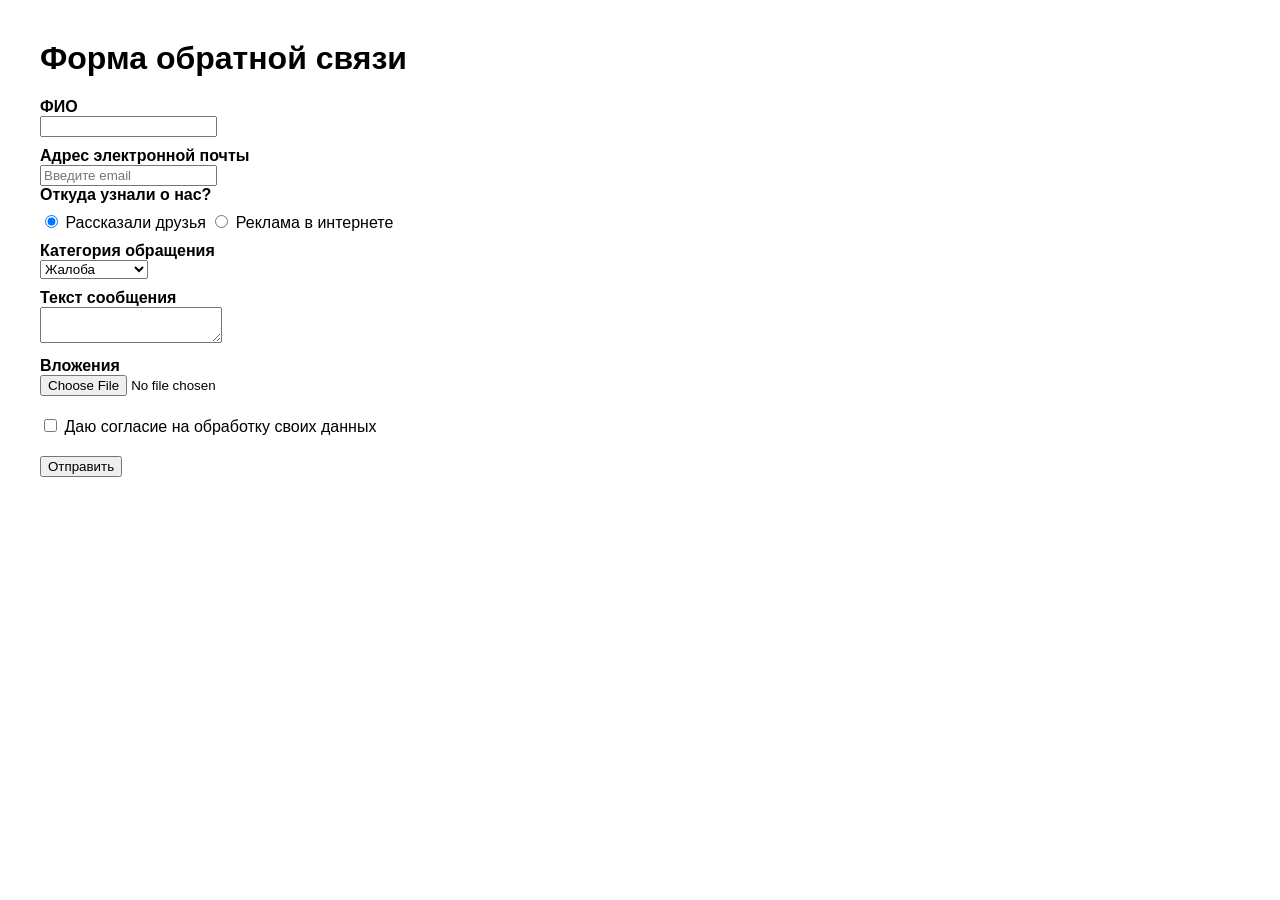
<file: lab2/index.html>
<!doctype html>
<html lang="ru">
  <head>
    <meta charset="UTF-8" />
    <title>Форма обратной связи</title>
    <link rel="stylesheet" href="style.css" />
  </head>
  <body>
    <form
      action="https://httpbin.org/post"
      method="post"
      enctype="multipart/form-data"
    >
      <h1>Форма обратной связи</h1>
      <div class="fullname">
        <label class="label" for="fullname">ФИО</label>
        <input type="text" id="fullname" name="fullname" />
      </div>
      <div class="email">
        <label class="label" for="email">Адрес электронной почты</label>
        <input
          type="email"
          id="email"
          name="email"
          placeholder="Введите email"
        />
      </div>
      <div>
        <h4>Откуда узнали о нас?</h4>
        <input type="radio" id="friends" name="about" value="friend" checked />
        <label for="friends">Рассказали друзья</label>
        <input type="radio" id="spam" name="about" value="spam" />
        <label for="spam">Реклама в интернете</label>
      </div>
      <div class="complaint">
        <label class="label" for="complaint">Категория обращения</label>
        <select name="complaint" id="complaint">
          <option value="complaint">Жалоба</option>
          <option value="suggestion">Предложение</option>
        </select>
      </div>
      <div class="textAreaForm">
        <label class="label" for="textAreaForm">Текст сообщения</label>
        <textarea name="textAreaForm" id="textAreaForm"></textarea>
      </div>
      <div class="fileInput">
        <label class="label" for="fileInput">Вложения</label>
        <input type="file" id="fileInput" name="fileInput" />
      </div>
      <div class="agreement">
        <input type="checkbox" name="agreement" id="agreement" />
        <label for="agreement">Даю согласие на обработку своих данных</label>
      </div>
      <div class="send">
        <input type="submit" value="Отправить" />
      </div>
    </form>
  </body>
</html>
</file>
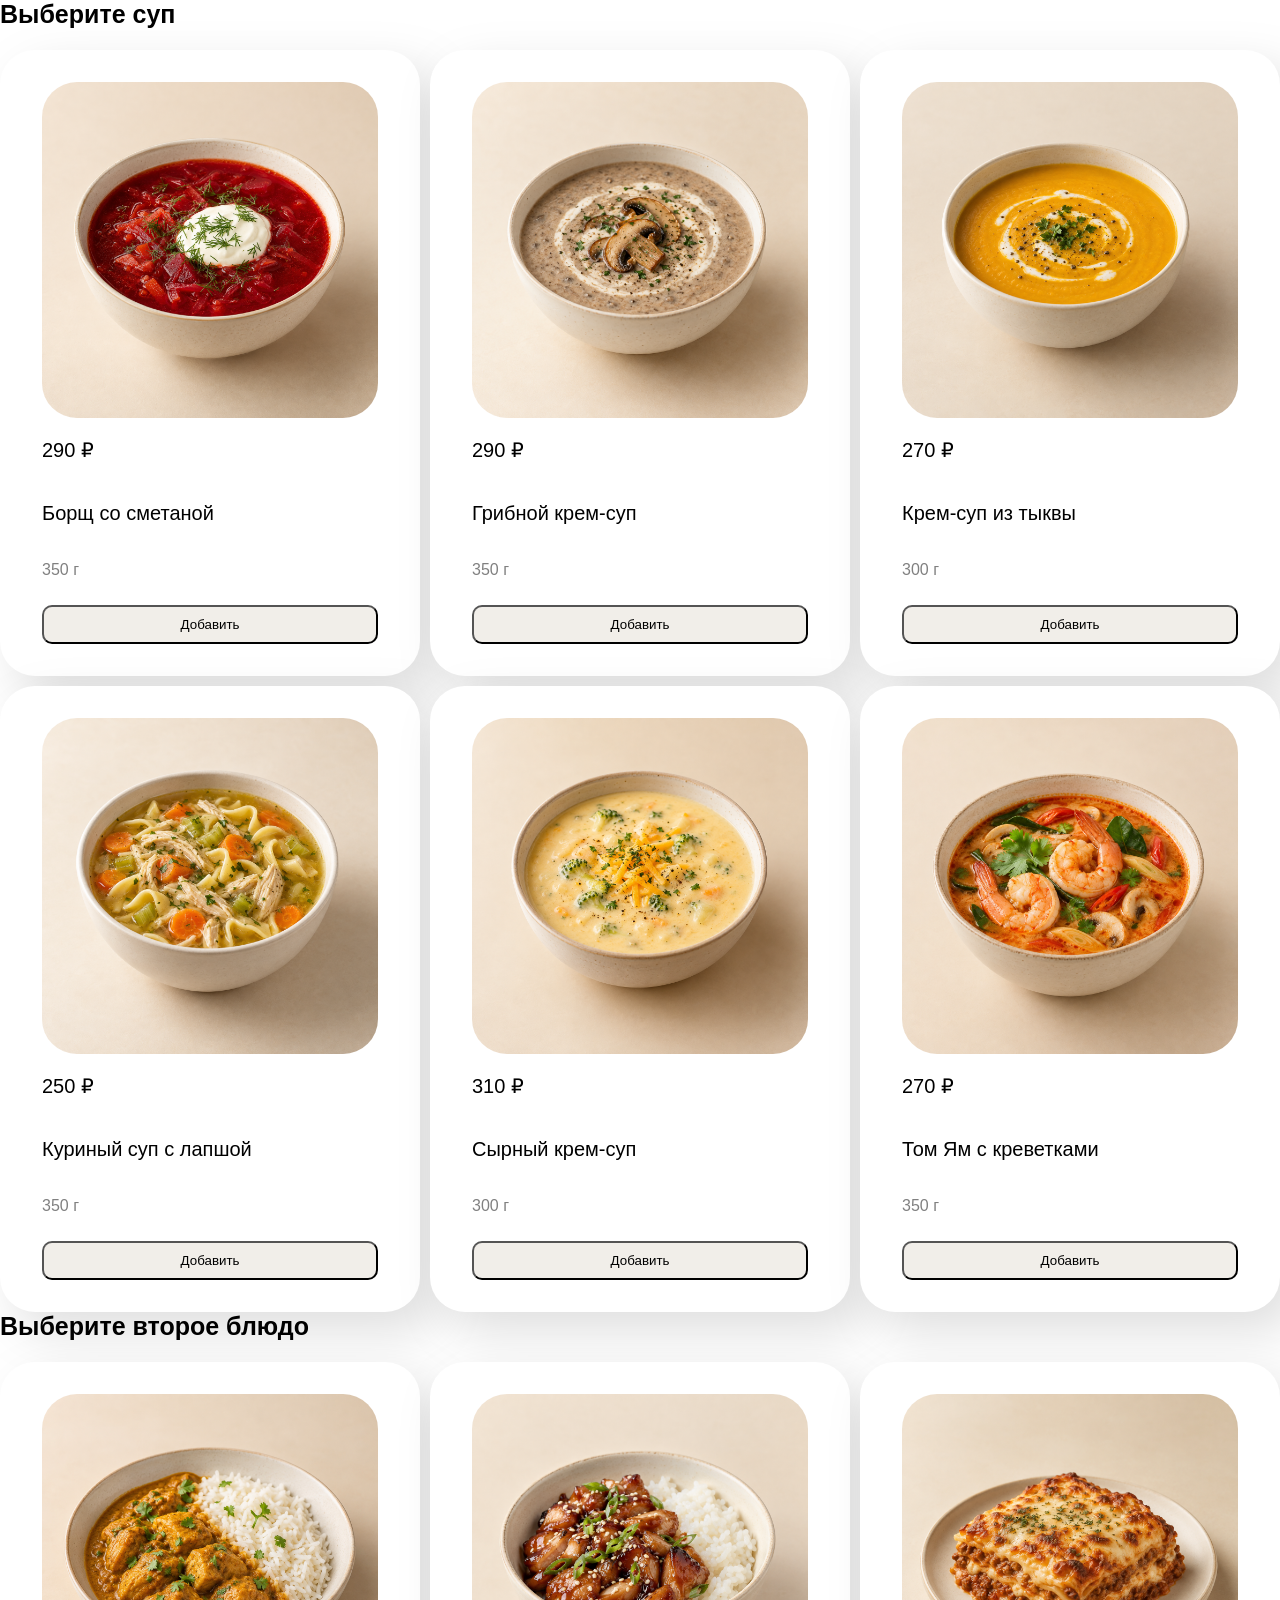
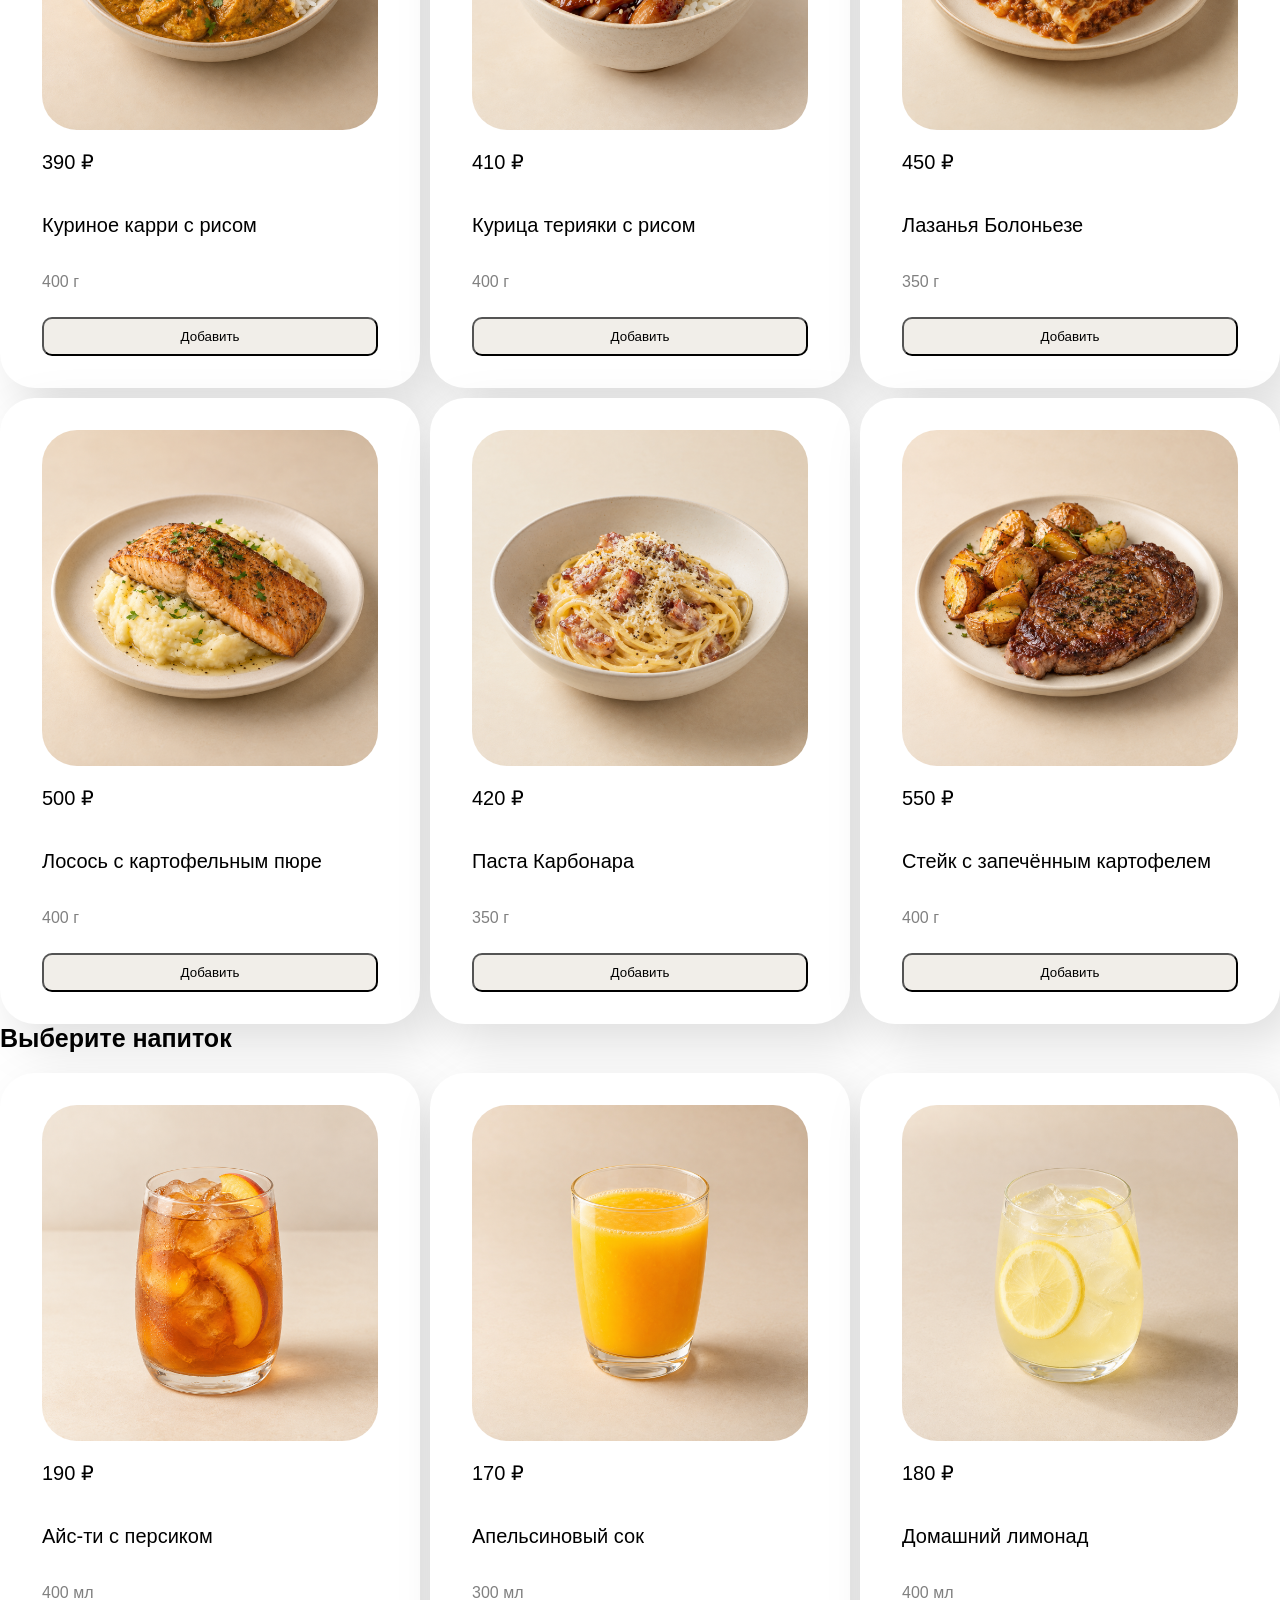
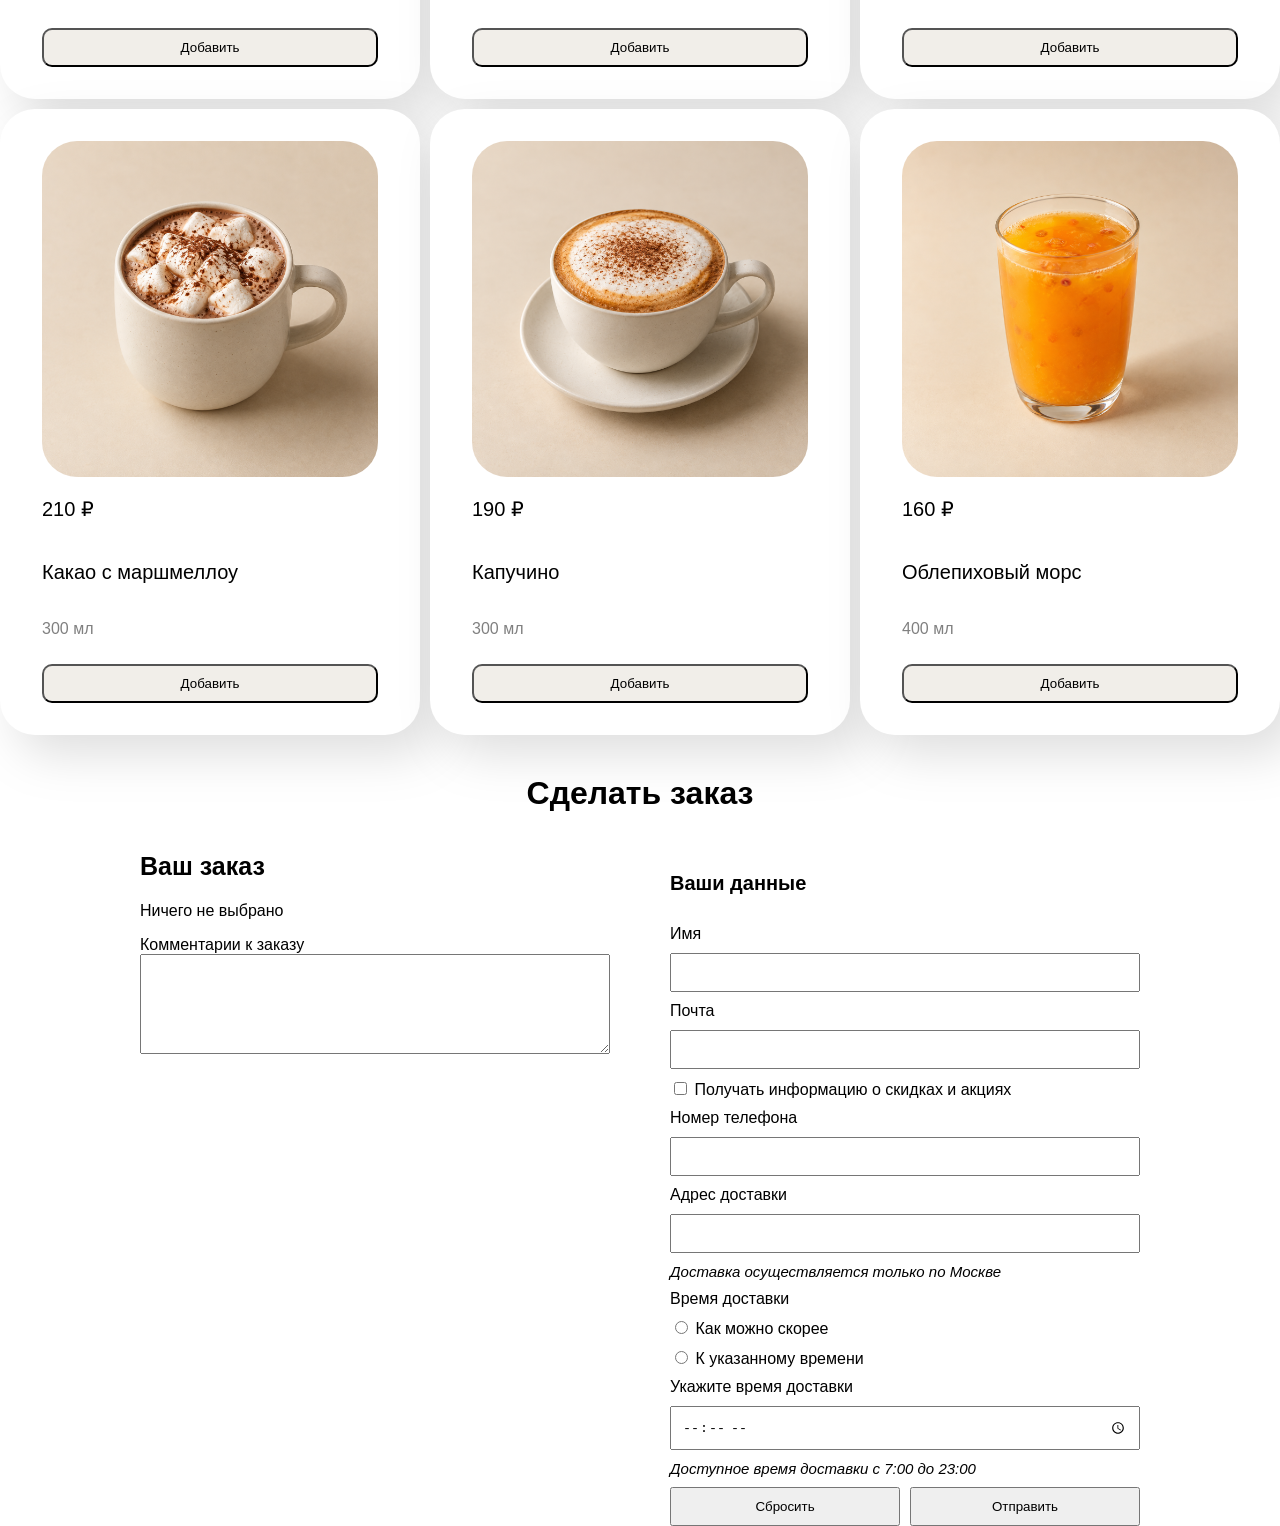
<file: lab4/index.html>
<!doctype html>
<html lang="ru">
  <head>
    <meta charset="UTF-8" />
    <meta name="viewport" content="width=device-width, initial-scale=1.0" />
    <title>Документ</title>
    <link rel="stylesheet" href="style.css?v=5" />
  </head>
  <body>
    <h2>Выберите суп</h2>
    <div class="soup_container dishes"></div>
    <h2>Выберите второе блюдо</h2>
    <div class="main_container dishes"></div>
    <h2>Выберите напиток</h2>
    <div class="drink_container dishes"></div>
    <h2 class="form-title">Сделать заказ</h2>
    <form action="https://httpbin.org/post" method="POST">
      <input type="hidden" name="soup" id="selected-soup" />
      <input type="hidden" name="main_food" id="selected-main" />
      <input type="hidden" name="drink" id="selected-drink" />
      <section class="order">
        <h2>Ваш заказ</h2>
        <p class="order-empty">Ничего не выбрано</p>
        <h3 class="soup-heading" hidden>Суп</h3>
        <p class="order-soup" hidden></p>
        <h3 class="main-heading" hidden>Второе блюдо</h3>
        <p class="order-main" hidden></p>
        <h3 class="drink-heading" hidden>Напиток</h3>
        <p class="order-drink" hidden></p>
        <h3 class="total-heading" hidden>Стоимость заказа</h3>
        <p class="order-total" hidden></p>
        <label for="comment">Комментарии к заказу</label>
        <textarea name="comment" id="comment"></textarea>
      </section>
      <div class="customer-form">
        <h3>Ваши данные</h3>

        <label class="label" for="name">Имя</label>
        <input type="text" name="name" id="name" required />
        <label class="label" for="email">Почта</label>
        <input type="email" name="email" id="email" required />
        <div>
          <input type="checkbox" name="send_info" id="send_info" />
          <label class="label" for="send_info"
            >Получать информацию о скидках и акциях</label
          >
        </div>
        <label class="label" for="phone">Номер телефона</label>
        <input type="tel" name="phone" id="phone" required />
        <label class="label" for="address">Адрес доставки</label>
        <input type="text" name="address" id="address" required />
        <p class="info">Доставка осуществляется только по Москве</p>
        <p class="label">Время доставки</p>
        <div>
          <input type="radio" name="time_delivery" id="asap" value="asap" />
          <label for="asap">Как можно скорее</label>
        </div>
        <div>
          <input
            type="radio"
            name="time_delivery"
            id="specified_time"
            value="specified_time"
          />
          <label for="specified_time">К указанному времени</label>
        </div>
        <label class="label" for="specific_time_delivery"
          >Укажите время доставки</label
        >
        <input
          type="time"
          name="specific_time_delivery"
          id="specific_time_delivery"
          min="07:00"
          max="23:00"
        />
        <p class="info">Доступное время доставки с 7:00 до 23:00</p>
        <div class="send-form">
          <button type="reset">Сбросить</button>
          <button type="submit">Отправить</button>
        </div>
      </div>
    </form>
    <template id="foodbl">
      <div class="dish">
        <img src="" alt="" />
        <p class="price"></p>
        <p class="name"></p>
        <p class="weight"></p>
        <button type="button">Добавить</button>
      </div>
    </template>
    <script src="dishes.js"></script>
    <script src="script.js"></script>
  </body>
</html>
</file>
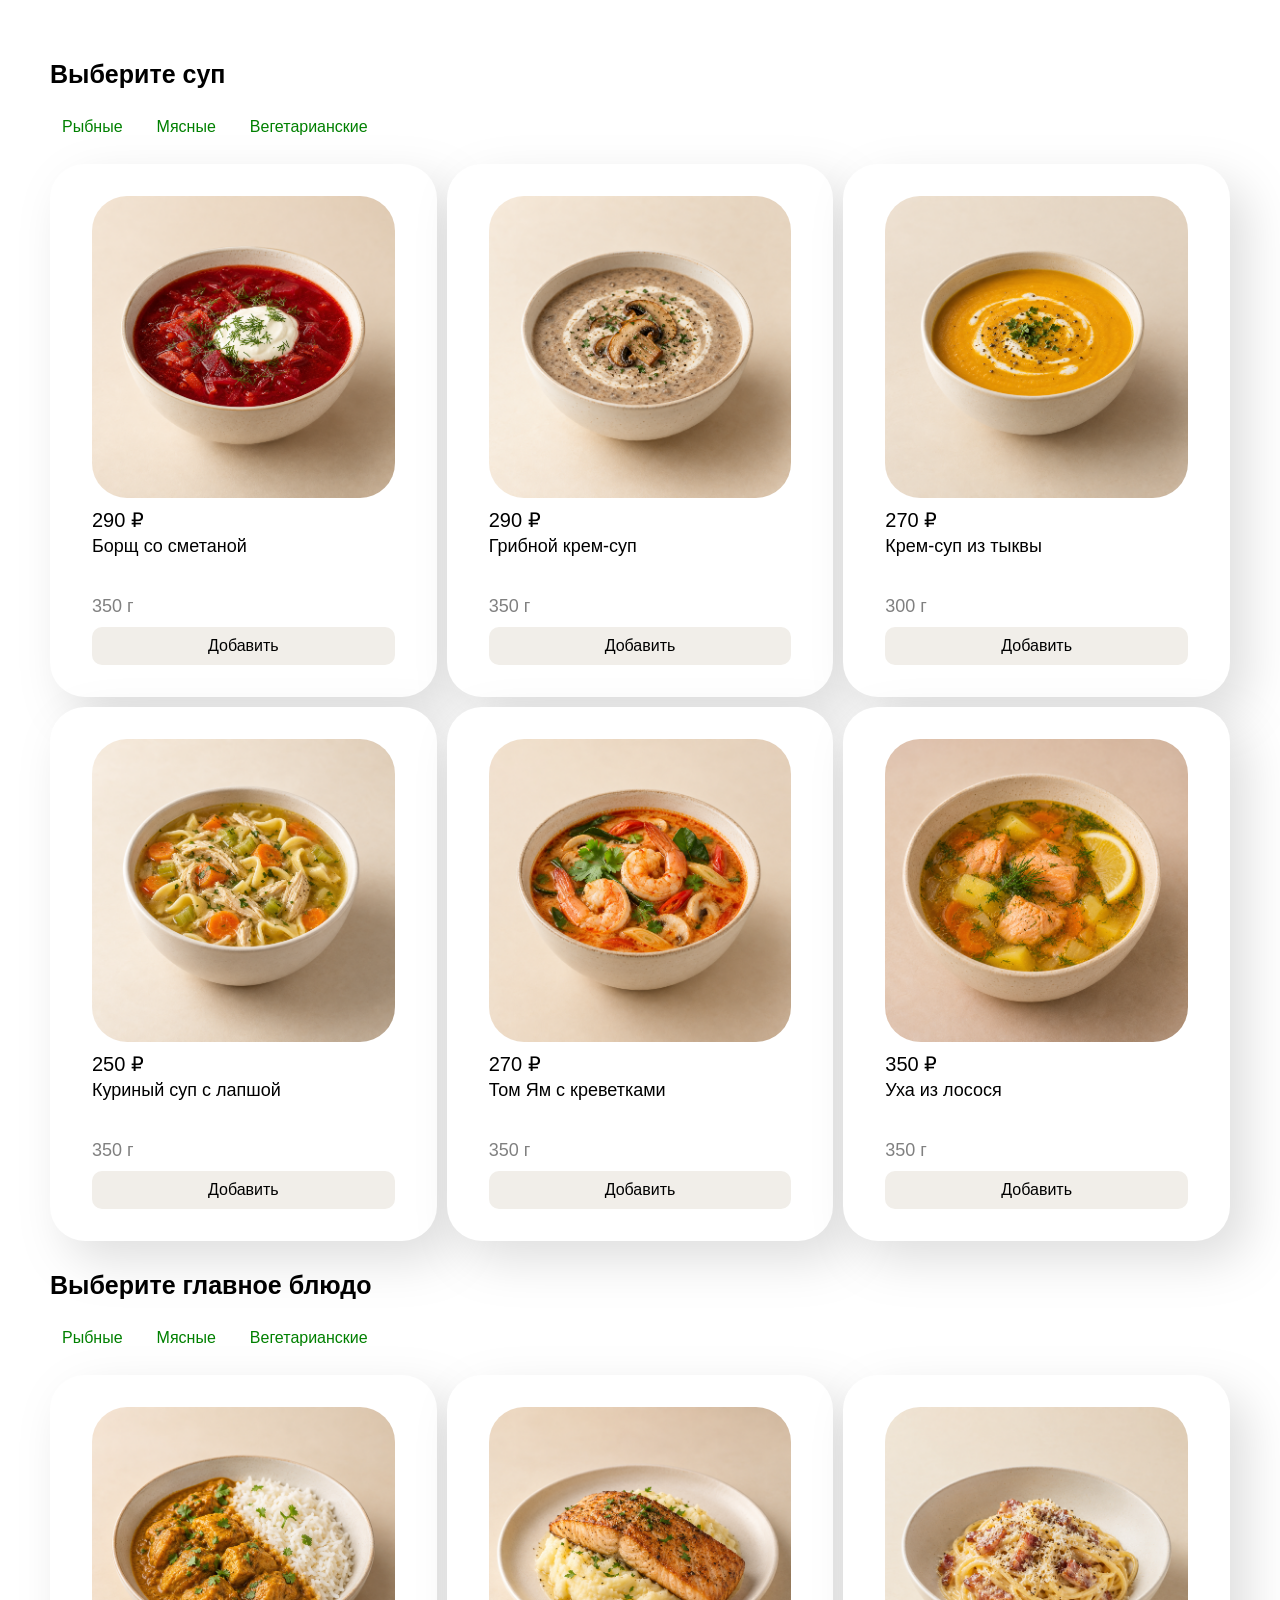
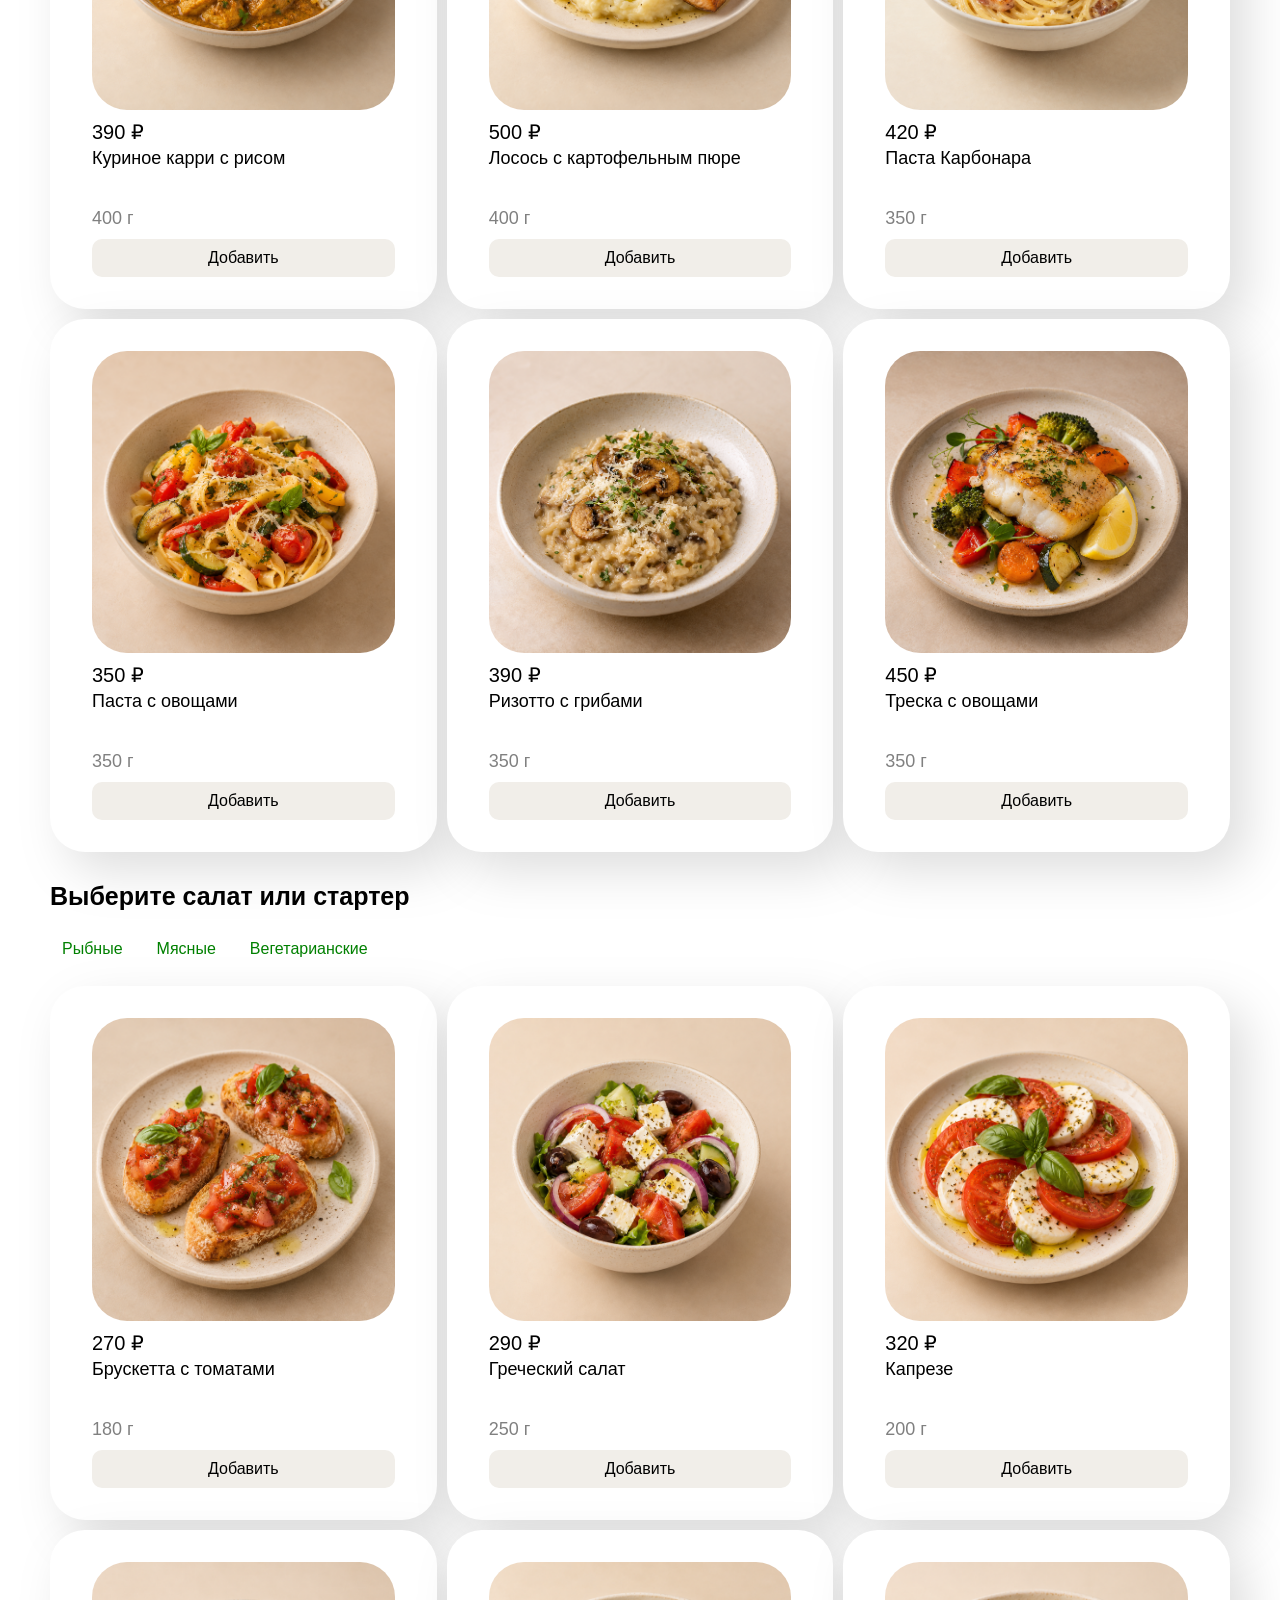
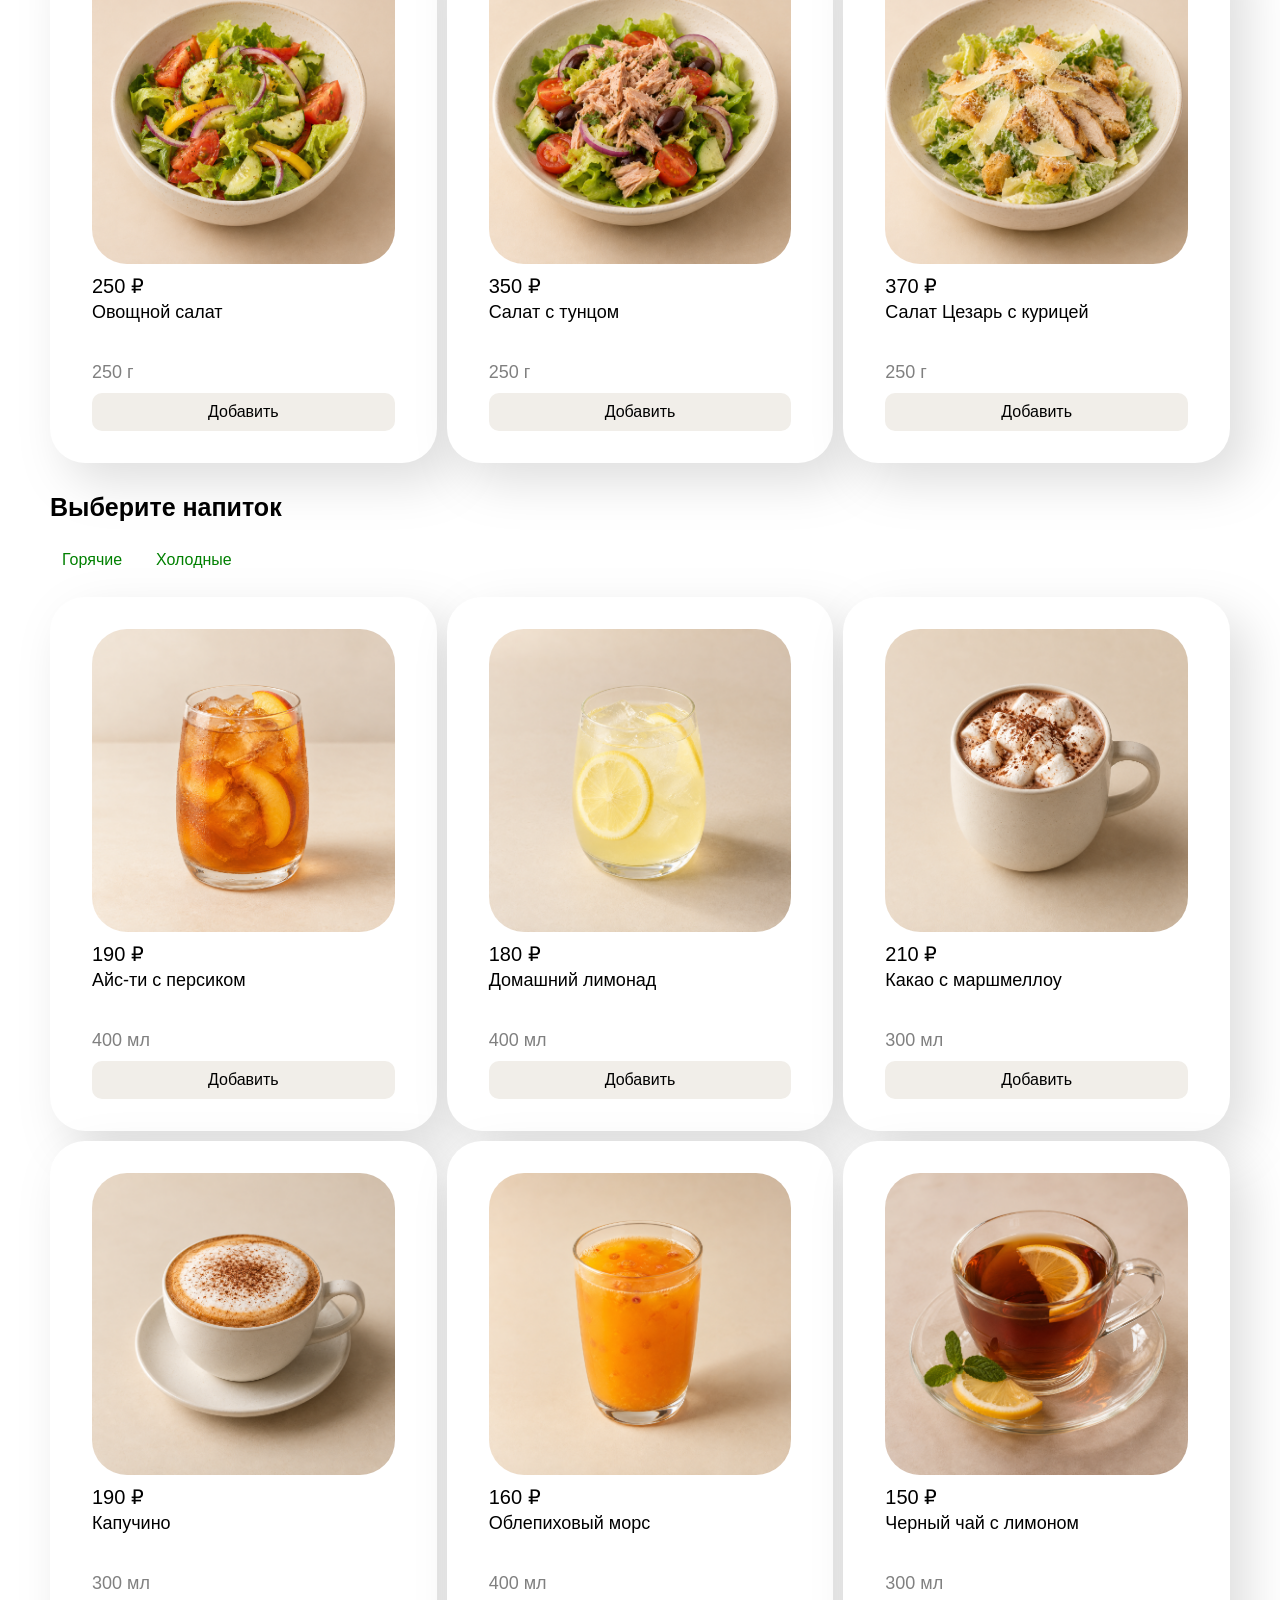
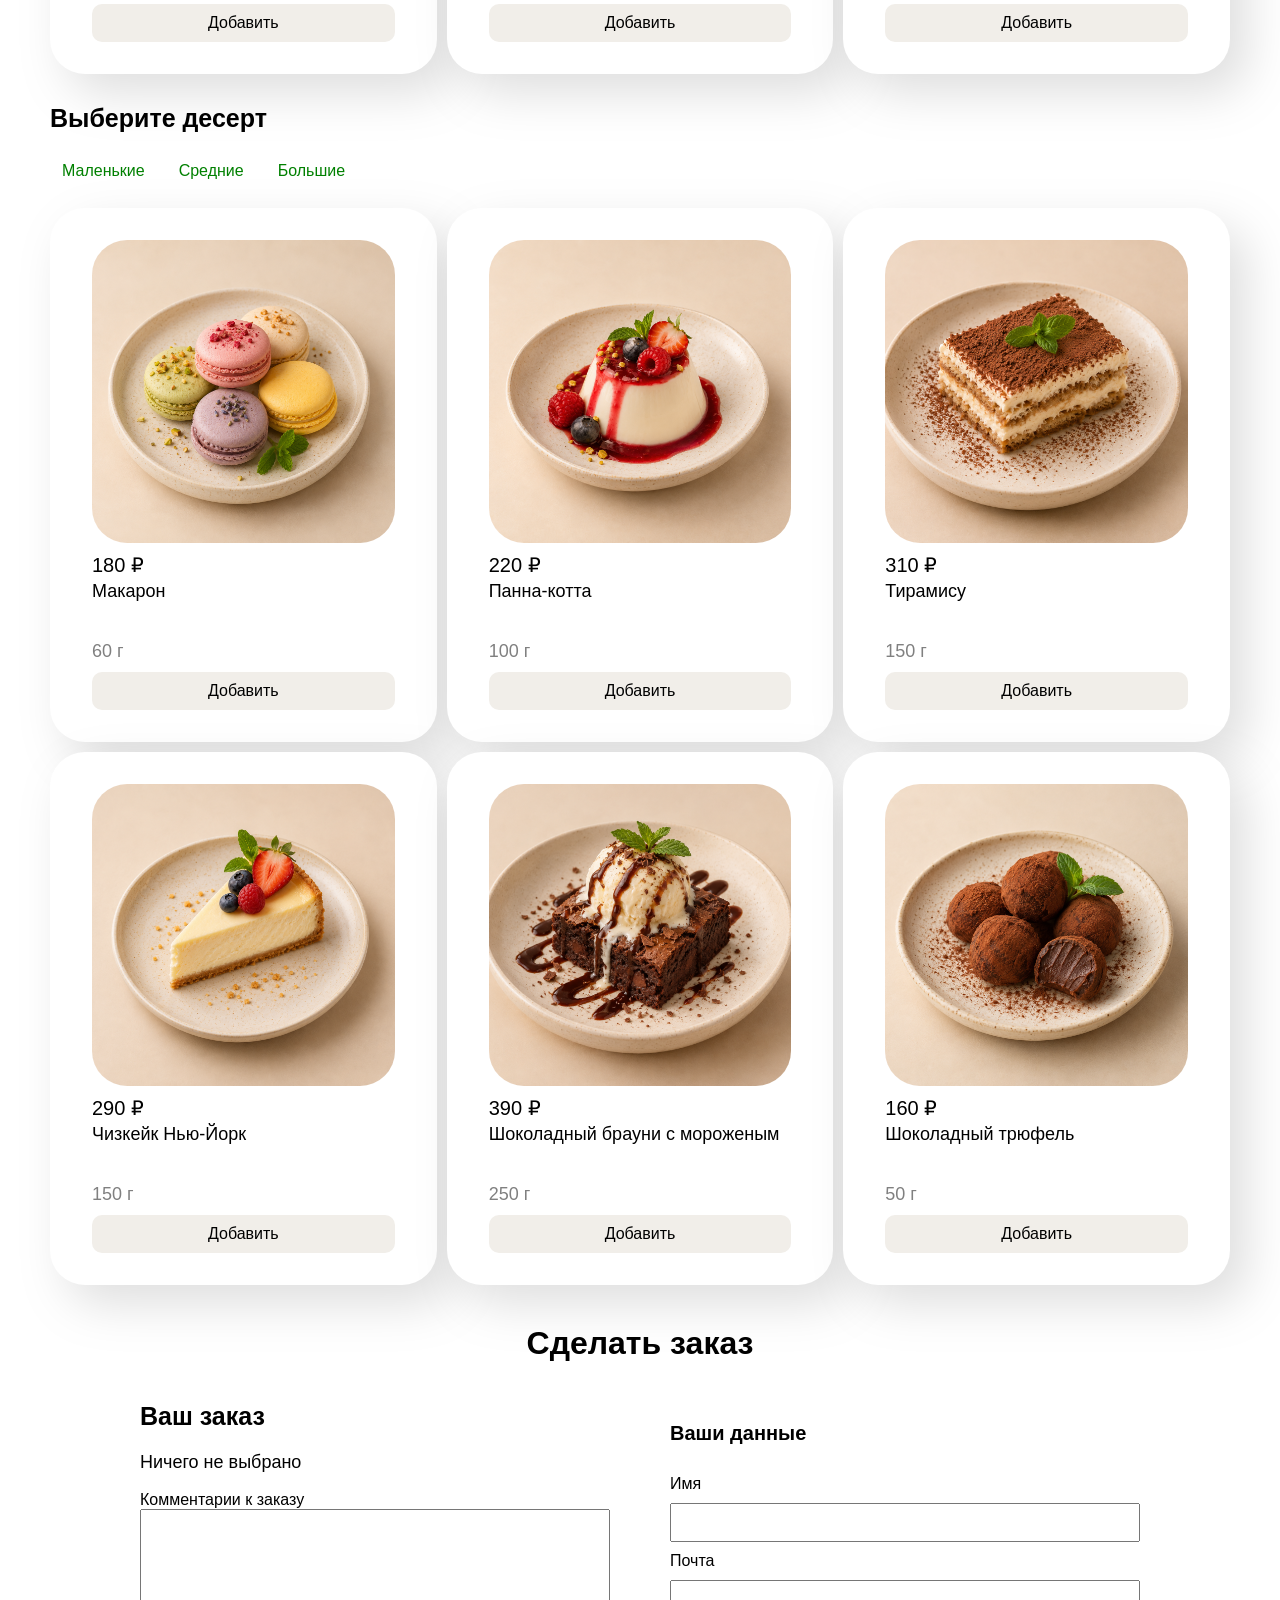
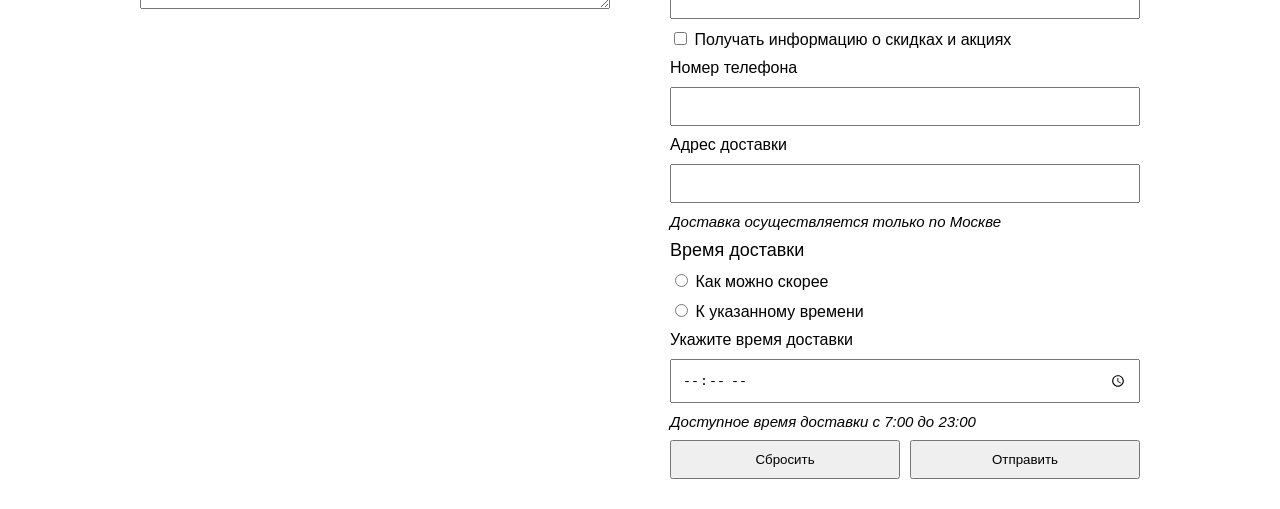
<file: lab5/index.html>
<!doctype html>
<html lang="ru">
  <head>
    <meta charset="UTF-8" />
    <meta name="viewport" content="width=device-width, initial-scale=1.0" />
    <title>Документ</title>
    <link rel="stylesheet" href="style.css?v=5" />
  </head>
  <body>
    <main>
      <h2>Выберите суп</h2>
      <div class="filters">
        <button type="button" data-kind="fish">Рыбные</button>
        <button type="button" data-kind="meat">Мясные</button>
        <button type="button" data-kind="veg">Вегетарианские</button>
      </div>
      <div class="soup_container dishes"></div>
      <h2>Выберите главное блюдо</h2>
      <div class="filters">
        <button type="button" data-kind="fish">Рыбные</button>
        <button type="button" data-kind="meat">Мясные</button>
        <button type="button" data-kind="veg">Вегетарианские</button>
      </div>
      <div class="main_container dishes"></div>
      <h2>Выберите салат или стартер</h2>
      <div class="filters">
        <button type="button" data-kind="fish">Рыбные</button>
        <button type="button" data-kind="meat">Мясные</button>
        <button type="button" data-kind="veg">Вегетарианские</button>
      </div>
      <div class="starter_container dishes"></div>
      <h2>Выберите напиток</h2>
      <div class="filters">
        <button type="button" data-kind="hot">Горячие</button>
        <button type="button" data-kind="cold">Холодные</button>
      </div>
      <div class="drink_container dishes"></div>
      <h2>Выберите десерт</h2>
      <div class="filters">
        <button type="button" data-kind="small">Маленькие</button>
        <button type="button" data-kind="medium">Средние</button>
        <button type="button" data-kind="large">Большие</button>
      </div>
      <div class="dessert_container dishes"></div>
      <h2 class="form-title">Сделать заказ</h2>
      <form action="https://httpbin.org/post" method="POST">
        <input type="hidden" name="soup" id="selected-soup" />
        <input type="hidden" name="main_food" id="selected-main" />
        <input type="hidden" name="drink" id="selected-drink" />
        <input type="hidden" name="starter" id="selected-starter" />
        <input type="hidden" name="dessert" id="selected-dessert" />
        <section class="order">
          <h2>Ваш заказ</h2>
          <p class="order-empty">Ничего не выбрано</p>
          <h3 class="soup-heading" hidden>Суп</h3>
          <p class="order-soup" hidden></p>
          <h3 class="main-heading" hidden>Главное блюдо</h3>
          <p class="order-main" hidden></p>
          <h3 class="drink-heading" hidden>Напиток</h3>
          <p class="order-drink" hidden></p>
          <h3 class="starter-heading" hidden>Салат или стартер</h3>
          <p class="order-starter" hidden></p>
          <h3 class="dessert-heading" hidden>Десерт</h3>
          <p class="order-dessert" hidden></p>
          <h3 class="total-heading" hidden>Стоимость заказа</h3>
          <p class="order-total" hidden></p>
          <label for="comment">Комментарии к заказу</label>
          <textarea name="comment" id="comment"></textarea>
        </section>
        <div class="customer-form">
          <h3>Ваши данные</h3>

          <label class="label" for="name">Имя</label>
          <input type="text" name="name" id="name" required />
          <label class="label" for="email">Почта</label>
          <input type="email" name="email" id="email" required />
          <div>
            <input type="checkbox" name="send_info" id="send_info" />
            <label class="label" for="send_info"
              >Получать информацию о скидках и акциях</label
            >
          </div>
          <label class="label" for="phone">Номер телефона</label>
          <input type="tel" name="phone" id="phone" required />
          <label class="label" for="address">Адрес доставки</label>
          <input type="text" name="address" id="address" required />
          <p class="info">Доставка осуществляется только по Москве</p>
          <p class="label">Время доставки</p>
          <div>
            <input type="radio" name="time_delivery" id="asap" value="asap" />
            <label for="asap">Как можно скорее</label>
          </div>
          <div>
            <input
              type="radio"
              name="time_delivery"
              id="specified_time"
              value="specified_time"
            />
            <label for="specified_time">К указанному времени</label>
          </div>
          <label class="label" for="specific_time_delivery"
            >Укажите время доставки</label
          >
          <input
            type="time"
            name="specific_time_delivery"
            id="specific_time_delivery"
            min="07:00"
            max="23:00"
          />
          <p class="info">Доступное время доставки с 7:00 до 23:00</p>
          <div class="send-form">
            <button type="reset">Сбросить</button>
            <button type="submit">Отправить</button>
          </div>
        </div>
      </form>
    </main>
    <template id="foodbl">
      <div class="dish">
        <img src="" alt="" />
        <p class="price"></p>
        <p class="name"></p>
        <p class="weight"></p>
        <button type="button">Добавить</button>
      </div>
    </template>
    <script src="dishes.js"></script>
    <script src="script.js"></script>
  </body>
</html>
</file>
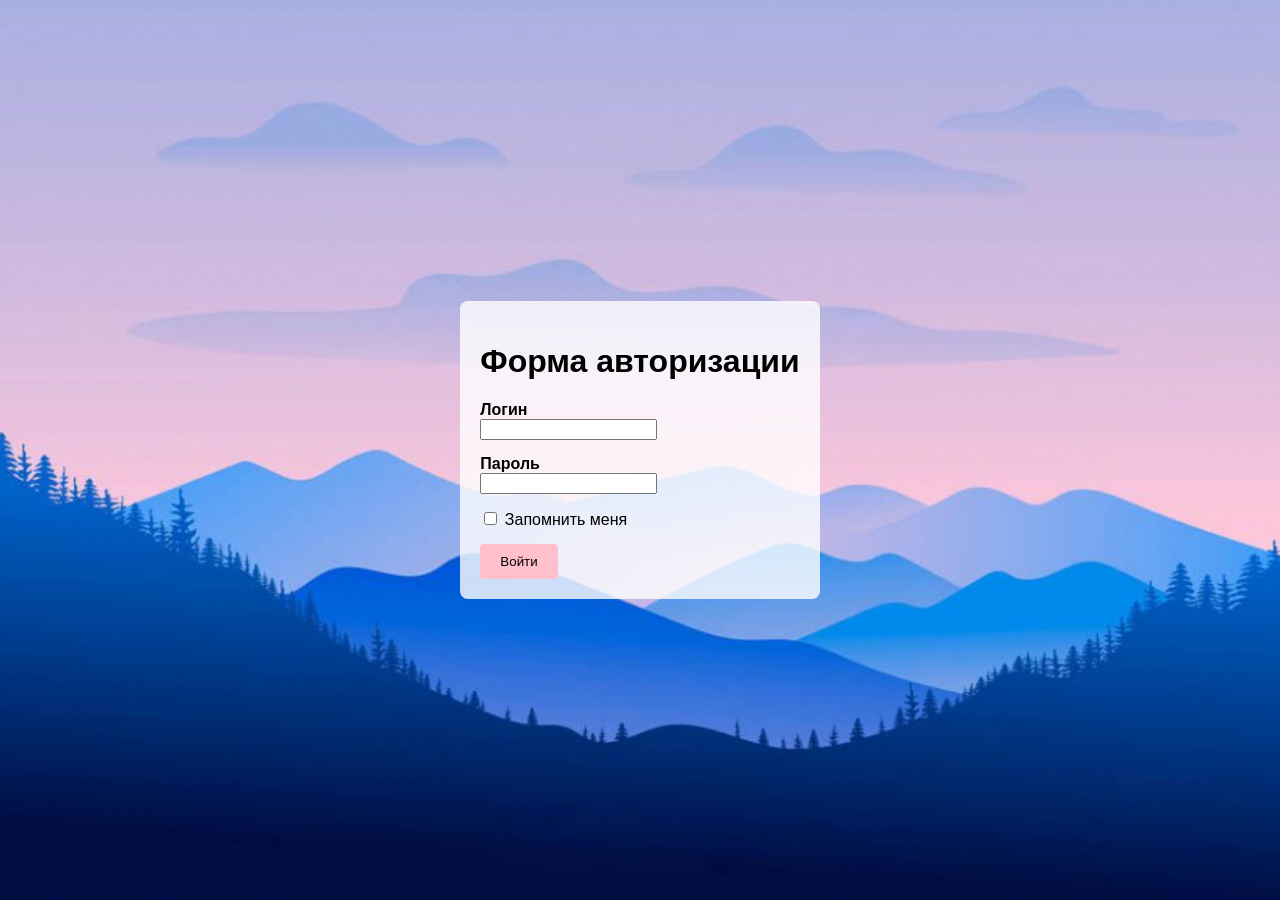
<file: lab2/auth.html>
<!doctype html>
<html lang="ru">
  <head>
    <meta charset="UTF-8" />
    <title>Форма авторизации</title>
    <link rel="stylesheet" href="style.css" />
  </head>
  <body class="auth-page">
    <form action="https://httpbin.org/post" method="post">
      <h1>Форма авторизации</h1>
      <div class="login">
        <label class="label" for="login">Логин</label>
        <input type="text" id="login" name="login" />
      </div>
      <div class="password">
        <label class="label" for="password">Пароль</label>
        <input type="password" id="password" name="password" />
      </div>
      <div class="remember">
        <input type="checkbox" name="remember" id="remember" />
        <label for="remember">Запомнить меня</label>
      </div>
      <div class="send">
        <input type="submit" value="Войти" />
      </div>
    </form>
  </body>
</html>
</file>
<file: lab2/style.css>
* {
  box-sizing: border-box;
}

body {
  font-family: "Valley Sans", sans-serif;
  margin: 0;
}

form {
  margin: 40px;
}

.label {
  display: block;
  margin-top: 10px;
  font-weight: 700;
}

h4 {
  margin: 0 0 8px 0;
}

.agreement {
  margin: 20px 0 20px 0;
}

.auth-page {
  min-height: 100vh;
  margin: 0;
  background-image: url("background.jpg");
  background-size: cover;
  background-position: center;
  background-repeat: no-repeat;
  display: flex;
  justify-content: center;
  align-items: center;
}

.auth-page form {
  background-color: rgba(255, 255, 255, 0.8);
  padding: 20px;
  border-radius: 8px;
}

.auth-page .login,
.auth-page .password,
.auth-page .remember {
  margin-bottom: 15px;
}

.auth-page input[type="submit"] {
  background-color: pink;
  border: none;
  padding: 10px 20px;
  border-radius: 4px;
  cursor: pointer;
}
</file>
<file: lab4/style.css>
* {
  box-sizing: border-box;
}

body {
  margin: 0;
  font-family: "Valley Sans", sans-serif;
  display: flex;
  flex-direction: column;
  min-height: 100vh;
}

div {
  margin: 0;
  padding: 0;
}

header {
  margin: 0;
  padding: 20px 50px;
}

footer {
  background-color: black;
  color: white;
  margin: 0;
  padding: 20px 30px;
}

footer a {
  text-decoration: none;
  color: white;
}

footer a:hover {
  color: green;
}

main {
  margin: 30px 50px;
  padding: 0;
  flex: 1;
}

nav {
  display: flex;
  flex-direction: row;
  gap: 15px;
  flex-wrap: wrap;
}

nav a {
  text-decoration: none;
  color: black;
  font-family: "Valley Sans", sans-serif;
  font-size: 18px;
}

nav a:hover {
  color: green;
}

h1 {
  margin: 0 0 40px 0;
  font-size: 36px;
  font-weight: 700;
  font-family: "Valley Sans", sans-serif;
  color: black;
}

img {
  width: 600px;
  height: auto;
}

h2 {
  margin-top: 0;
  font-size: 25px;
  font-weight: 600;
  color: black;
}

section {
  margin-bottom: 30px;
}

table {
  width: 480px;
  border-collapse: collapse;
}

th,
td {
  border: 1px solid black;
  padding: 10px;
  text-align: center;
}

main p {
  font-size: 18px;
  color: black;
}

ul {
  padding-left: 0;
}

.dish {
  display: flex;
  flex-direction: column;
  padding: 30px 40px;
  border-radius: 35px;
  cursor: pointer;
  background-color: white;
  filter: drop-shadow(17px 19px 24px rgba(0, 0, 0, 0.13));
  border: 2px solid transparent;
}

.dishes {
  display: grid;
  grid-template-columns: repeat(3, 1fr);
  gap: 10px;
}

.dish img {
  width: 100%;
  border-radius: 35px;
}

.price {
  font-size: 20px;
}

.name {
  font-size: 20px;
  flex: 1;
}

.weight {
  color: gray;
}

.dish button {
  background-color: #f1eee9;
  margin-top: 10px;
  padding: 10px 30px;
  border-radius: 10px;
  cursor: pointer;
}

.dish:hover button {
  background-color: tomato;
  color: white;
}

.active {
  color: tomato;
}

@media (max-width: 800px) {
  .dishes {
    grid-template-columns: repeat(2, 1fr);
  }
  section > img {
    width: 500px;
  }
}

@media (max-width: 600px) {
  .dishes {
    grid-template-columns: repeat(1, 1fr);
  }
  h1 {
    text-align: center;
  }
  nav {
    flex-direction: column;
    align-items: center;
  }
  nav a {
    font-size: 22px;
  }
  section > h2 {
    text-align: center;
  }
  section > img {
    width: 100%;
  }
  form {
    flex-direction: column;
    width: 100%;
    gap: 30px;
  }
}

@media (max-width: 400px) {
  table {
    font-size: 14px;
  }
}

form {
  display: flex;
  gap: 60px;
  width: 90%;
  max-width: 1000px;
  margin: 0 auto;
}

.order-form {
  display: flex;
  flex-direction: column;
  flex: 1;
  gap: 10px;
}

.customer-form {
  display: flex;
  flex-direction: column;
  flex: 1;
  gap: 10px;
}

.order h2 {
  text-align: center;
}

form input[type="text"],
form input[type="email"],
form input[type="tel"],
form input[type="time"],
form select,
form textarea {
  width: 100%;
  padding: 10px;
}

form textarea {
  height: 100px;
}

.send-form {
  display: flex;
  gap: 10px;
}

.send-form button {
  flex: 1;
  padding: 10px;
}

.info {
  font-size: 15px;
  font-style: italic;
  margin: 0;
}

form h3 {
  font-size: 20px;
}

p.label {
  margin: 0;
}

.dish:hover,
.dish.selected {
  border: 2px solid tomato;
}

.form-title {
  text-align: center;
  font-size: 32px;
  margin: 40px 0;
}

.order {
  flex: 1;
  min-width: 0;
}

.order h2,
.customer-form h3 {
  text-align: left;
}

.dish.selected button {
  background-color: #ff6347;
  color: white;
}
</file>
<file: lab5/style.css>
* {
  box-sizing: border-box;
}

body {
  margin: 0;
  font-family: "Valley Sans", sans-serif;
  display: flex;
  flex-direction: column;
  min-height: 100vh;
}

div {
  margin: 0;
  padding: 0;
}

header {
  margin: 0;
  padding: 20px 50px;
}

footer {
  background-color: black;
  color: white;
  margin: 0;
  padding: 20px 30px;
}

footer a {
  text-decoration: none;
  color: white;
}

footer a:hover {
  color: green;
}

main {
  margin: 30px 50px;
  padding: 0;
  flex: 1;
}

nav {
  display: flex;
  flex-direction: row;
  gap: 15px;
  flex-wrap: wrap;
}

nav a {
  text-decoration: none;
  color: black;
  font-family: "Valley Sans", sans-serif;
  font-size: 18px;
}

nav a:hover {
  color: green;
}

h1 {
  margin: 0 0 40px 0;
  font-size: 36px;
  font-weight: 700;
  font-family: "Valley Sans", sans-serif;
  color: black;
}

img {
  width: 600px;
  height: auto;
}

h2 {
  margin-top: 0;
  font-size: 25px;
  font-weight: 600;
  color: black;
}

section {
  margin-bottom: 30px;
}

table {
  width: 480px;
  border-collapse: collapse;
}

th,
td {
  border: 1px solid black;
  padding: 10px;
  text-align: center;
}

main p {
  font-size: 18px;
  color: black;
}

ul {
  padding-left: 0;
}

.dish {
  display: flex;
  flex-direction: column;
  padding: 30px 40px;
  border-radius: 35px;
  cursor: pointer;
  background-color: white;
  filter: drop-shadow(17px 19px 24px rgba(0, 0, 0, 0.13));
  border: 2px solid transparent;
}

.dish[hidden] {
  display: none;
}

.dishes {
  display: grid;
  grid-template-columns: repeat(3, 1fr);
  gap: 10px;
}

.dish img {
  width: 100%;
  aspect-ratio: 1/1;
  object-fit: cover;
  border-radius: 35px;
}

.name {
  font-size: 18px;
  margin: 4px 0 16px;
  min-height: 44px;
}

.price {
  font-size: 20px;
  margin: 10px 0 0;
}

.weight {
  color: gray;
  margin: auto 0 0;
}

.dish button {
  background-color: #f1eee9;
  margin-top: 10px;
  padding: 10px 30px;
  border: none;
  border-radius: 10px;
  font-size: 16px;
  cursor: pointer;
}

.dish:hover button {
  background-color: tomato;
  color: white;
}

.active {
  color: tomato;
}

@media (max-width: 800px) {
  .dishes {
    grid-template-columns: repeat(2, 1fr);
  }
  section > img {
    width: 500px;
  }
}

@media (max-width: 600px) {
  .dishes {
    grid-template-columns: repeat(1, 1fr);
  }
  h1 {
    text-align: center;
  }
  nav {
    flex-direction: column;
    align-items: center;
  }
  nav a {
    font-size: 22px;
  }
  section > h2 {
    text-align: center;
  }
  section > img {
    width: 100%;
  }
  form {
    flex-direction: column;
    width: 100%;
    gap: 30px;
  }
}

@media (max-width: 400px) {
  table {
    font-size: 14px;
  }
}

form {
  display: flex;
  gap: 60px;
  width: 90%;
  max-width: 1000px;
  margin: 0 auto;
}

.order-form {
  display: flex;
  flex-direction: column;
  flex: 1;
  gap: 10px;
}

.customer-form {
  display: flex;
  flex-direction: column;
  flex: 1;
  gap: 10px;
}

.order h2 {
  text-align: center;
}

form input[type="text"],
form input[type="email"],
form input[type="tel"],
form input[type="time"],
form select,
form textarea {
  width: 100%;
  padding: 10px;
}

form textarea {
  height: 100px;
}

.send-form {
  display: flex;
  gap: 10px;
}

.send-form button {
  flex: 1;
  padding: 10px;
}

.info {
  font-size: 15px;
  font-style: italic;
  margin: 0;
}

form h3 {
  font-size: 20px;
}

p.label {
  margin: 0;
}

.dish:hover,
.dish.selected {
  border: 2px solid tomato;
}

.form-title {
  text-align: center;
  font-size: 32px;
  margin: 40px 0;
}

.order {
  flex: 1;
  min-width: 0;
}

.order h2,
.customer-form h3 {
  text-align: left;
}

.dish.selected button {
  background-color: #ff6347;
  color: white;
}

.filters {
  display: flex;
  gap: 10px;
  margin-bottom: 20px;
  flex-wrap: wrap;
}

.filters button {
  padding: 8px 12px;
  border: none;
  border-radius: 8px;
  background-color: transparent;
  color: green;
  font-size: 16px;
  cursor: pointer;
}

.filters button.active {
  background-color: #d8f0df;
  color: green;
}

main > h2 {
  margin-top: 30px;
}
</file>
